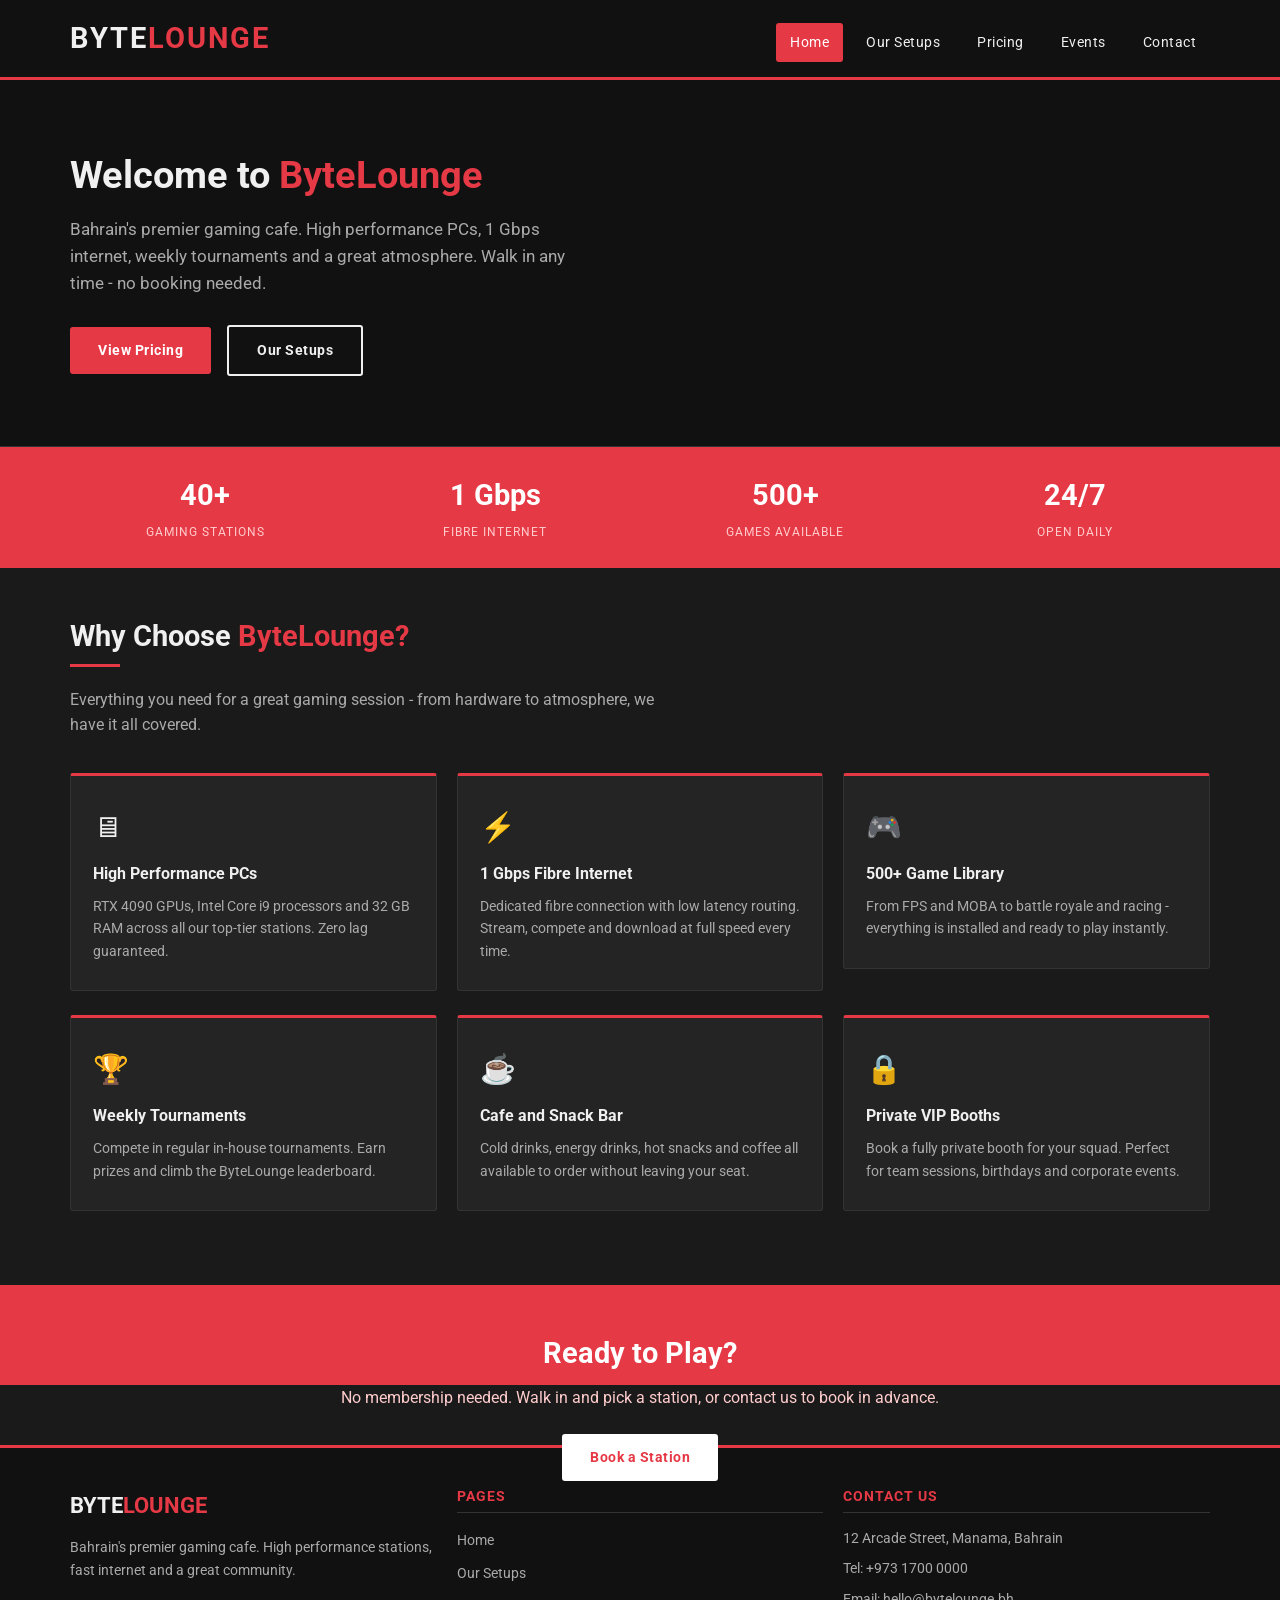
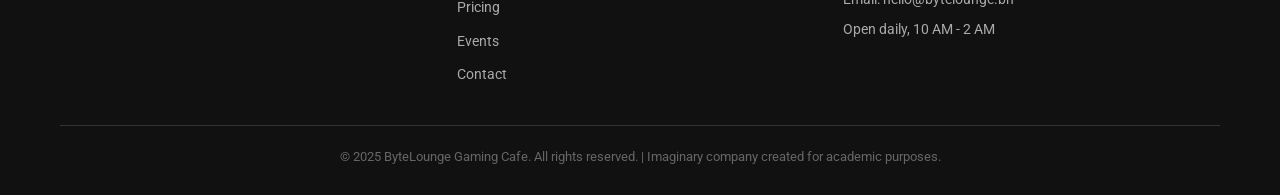
<file: index.html>
<!DOCTYPE html>
<html lang="en">
<head>
  <meta charset="UTF-8" />
  <meta name="viewport" content="width=device-width, initial-scale=1.0" />
  <meta name="description" content="ByteLounge Gaming Cafe - Bahrain's premier gaming cafe with high performance PCs, fast internet and weekly tournaments." />
  <meta name="keywords" content="gaming cafe, internet cafe, Bahrain, Manama, gaming, PC, tournaments" />
  <title>ByteLounge - Gaming Cafe</title>
  <link rel="stylesheet" href="style.css" />
</head>
<body>

  
  <header>
    <div class="grid-container clearfix">
      <div class="grid-50">
        <a href="index.html" class="site-logo">BYTE<span>LOUNGE</span></a>
      </div>
      <div class="grid-50">
        <nav>
          <ul>
            <li><a href="index.html" class="active">Home</a></li>
            <li><a href="setups.html">Our Setups</a></li>
            <li><a href="pricing.html">Pricing</a></li>
            <li><a href="events.html">Events</a></li>
            <li><a href="contact.html">Contact</a></li>
          </ul>
        </nav>
      </div>
    </div>
  </header>

  
  <main>

    
    <section class="hero">
      <div class="grid-container clearfix">
        <div class="grid-100">
          <h1>Welcome to <span>ByteLounge</span></h1>
          <p>Bahrain's premier gaming cafe. High performance PCs, 1 Gbps internet, weekly tournaments and a great atmosphere. Walk in any time - no booking needed.</p>
          <a href="pricing.html" class="btn btn-primary">View Pricing</a>
          <a href="setups.html" class="btn btn-secondary">Our Setups</a>
        </div>
      </div>
    </section>

    
    <div class="stats-bar">
      <div class="grid-container clearfix">
        <div class="grid-25">
          <div class="stat-item">
            <strong>40+</strong>
            <span>Gaming Stations</span>
          </div>
        </div>
        <div class="grid-25">
          <div class="stat-item">
            <strong>1 Gbps</strong>
            <span>Fibre Internet</span>
          </div>
        </div>
        <div class="grid-25">
          <div class="stat-item">
            <strong>500+</strong>
            <span>Games Available</span>
          </div>
        </div>
        <div class="grid-25">
          <div class="stat-item">
            <strong>24/7</strong>
            <span>Open Daily</span>
          </div>
        </div>
      </div>
    </div>

    
    <section class="page-section">
      <div class="grid-container">
        <div class="grid-100">
          <h2 class="section-title">Why Choose <span>ByteLounge?</span></h2>
          <div class="section-divider"></div>
          <p class="section-intro">Everything you need for a great gaming session - from hardware to atmosphere, we have it all covered.</p>
        </div>

        <div class="clearfix">
          <div class="grid-33">
            <article class="feature-card">
              <div class="feature-icon">&#128421;</div>
              <h3>High Performance PCs</h3>
              <p>RTX 4090 GPUs, Intel Core i9 processors and 32 GB RAM across all our top-tier stations. Zero lag guaranteed.</p>
            </article>
          </div>
          <div class="grid-33">
            <article class="feature-card">
              <div class="feature-icon">&#9889;</div>
              <h3>1 Gbps Fibre Internet</h3>
              <p>Dedicated fibre connection with low latency routing. Stream, compete and download at full speed every time.</p>
            </article>
          </div>
          <div class="grid-33">
            <article class="feature-card">
              <div class="feature-icon">&#127918;</div>
              <h3>500+ Game Library</h3>
              <p>From FPS and MOBA to battle royale and racing - everything is installed and ready to play instantly.</p>
            </article>
          </div>
        </div>

        <div class="clearfix">
          <div class="grid-33">
            <article class="feature-card">
              <div class="feature-icon">&#127942;</div>
              <h3>Weekly Tournaments</h3>
              <p>Compete in regular in-house tournaments. Earn prizes and climb the ByteLounge leaderboard.</p>
            </article>
          </div>
          <div class="grid-33">
            <article class="feature-card">
              <div class="feature-icon">&#9749;</div>
              <h3>Cafe and Snack Bar</h3>
              <p>Cold drinks, energy drinks, hot snacks and coffee all available to order without leaving your seat.</p>
            </article>
          </div>
          <div class="grid-33">
            <article class="feature-card">
              <div class="feature-icon">&#128274;</div>
              <h3>Private VIP Booths</h3>
              <p>Book a fully private booth for your squad. Perfect for team sessions, birthdays and corporate events.</p>
            </article>
          </div>
        </div>

      </div>
    </section>

    
    <div class="cta-banner">
      <div class="grid-container">
        <div class="grid-100">
          <h2>Ready to Play?</h2>
          <p>No membership needed. Walk in and pick a station, or contact us to book in advance.</p>
          <a href="contact.html" class="btn btn-white">Book a Station</a>
        </div>
      </div>
    </div>

  </main>

  
  <footer>
    <div class="grid-container clearfix">

      <div class="grid-33">
        <div class="footer-brand">
          <p class="footer-logo">BYTE<span>LOUNGE</span></p>
          <p>Bahrain's premier gaming cafe. High performance stations, fast internet and a great community.</p>
        </div>
      </div>

      <div class="grid-33">
        <div class="footer-col">
          <h4>Pages</h4>
          <ul>
            <li><a href="index.html">Home</a></li>
            <li><a href="setups.html">Our Setups</a></li>
            <li><a href="pricing.html">Pricing</a></li>
            <li><a href="events.html">Events</a></li>
            <li><a href="contact.html">Contact</a></li>
          </ul>
        </div>
      </div>

      <div class="grid-33">
        <div class="footer-col">
          <h4>Contact Us</h4>
          <p>12 Arcade Street, Manama, Bahrain</p>
          <p>Tel: +973 1700 0000</p>
          <p>Email: hello@bytelounge.bh</p>
          <p>Open daily, 10 AM - 2 AM</p>
        </div>
      </div>

    </div>
    <div class="grid-container">
      <div class="footer-bottom">
        <p>&copy; 2025 ByteLounge Gaming Cafe. All rights reserved. | Imaginary company created for academic purposes.</p>
      </div>
    </div>
  </footer>

</body>
</html>
</file>
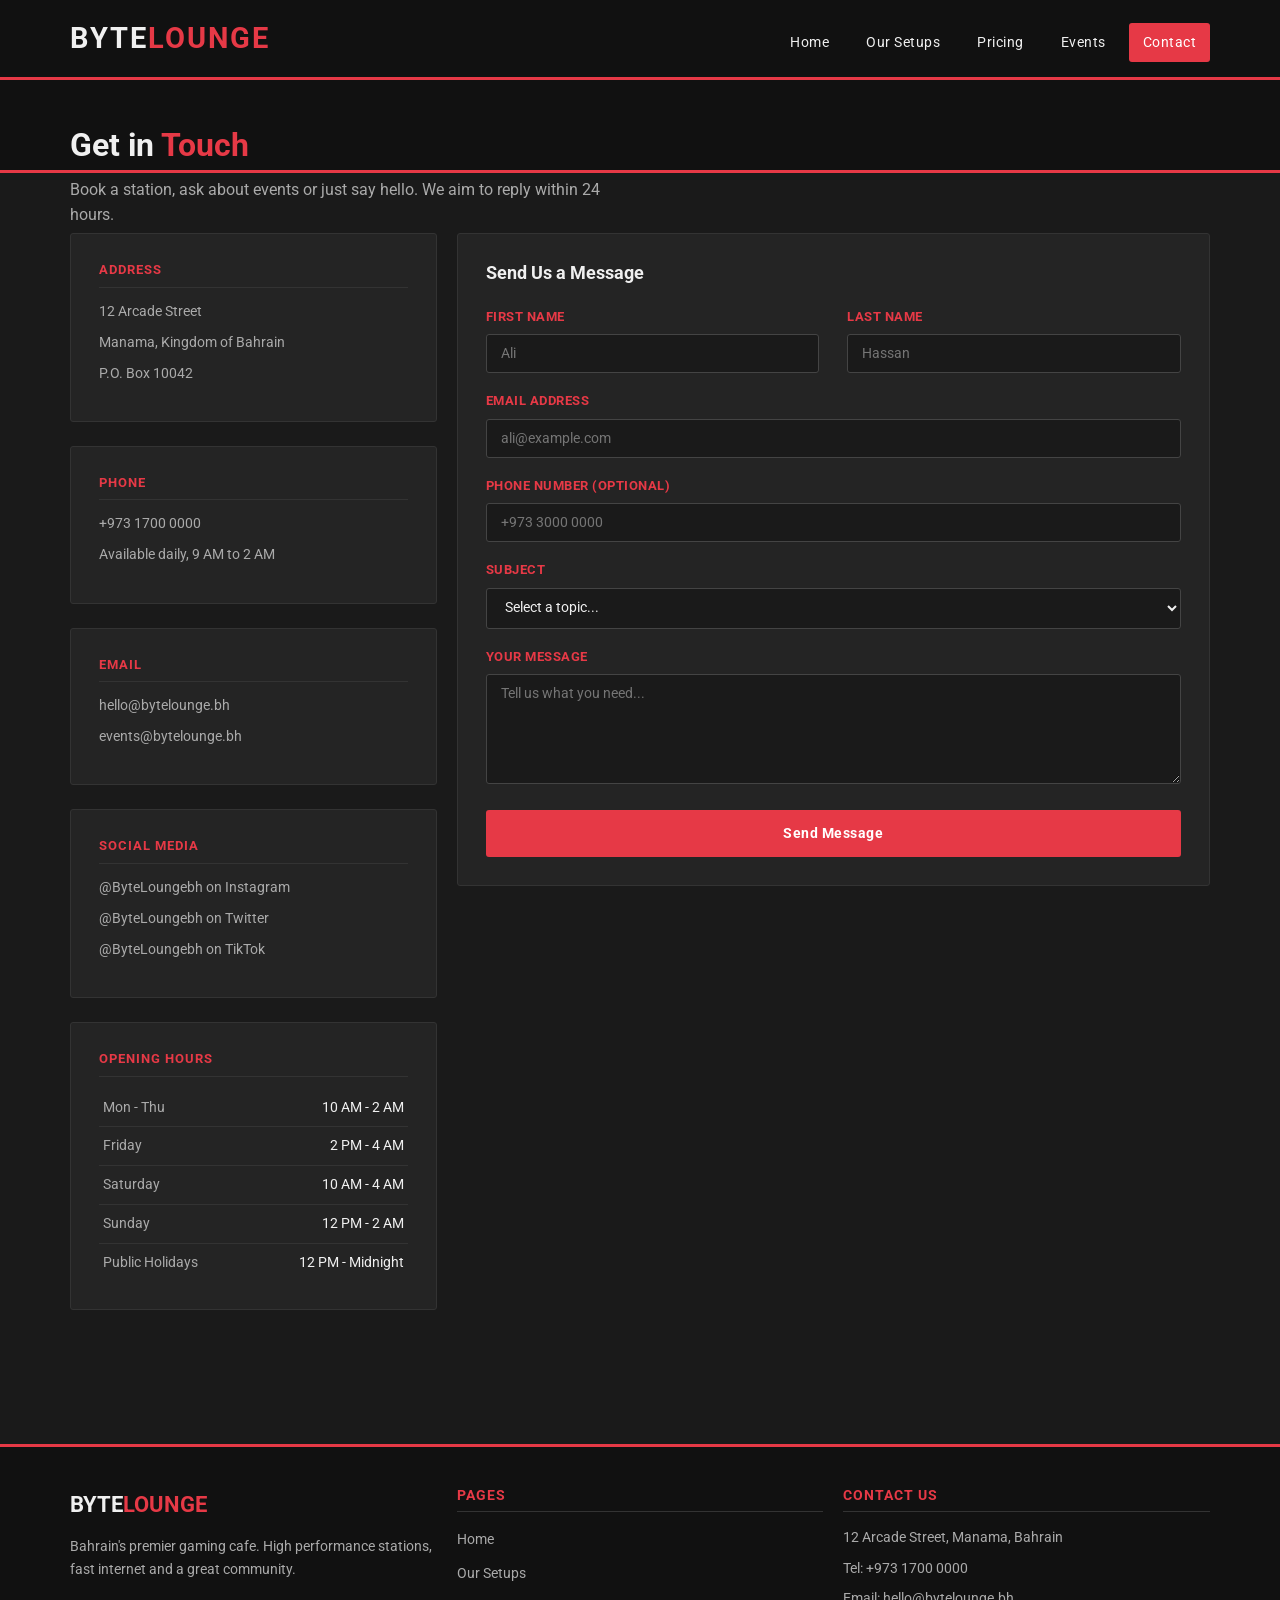
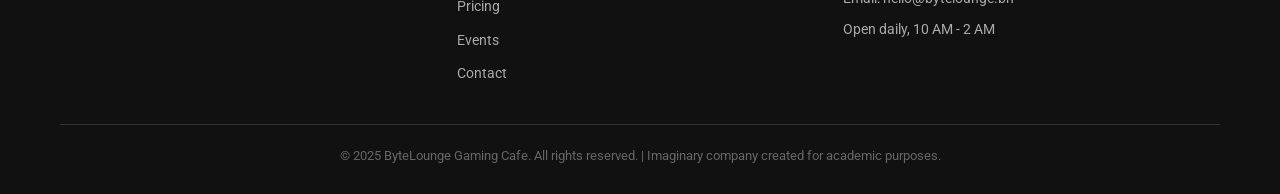
<file: contact.html>
<!DOCTYPE html>
<html lang="en">
<head>
  <meta charset="UTF-8" />
  <meta name="viewport" content="width=device-width, initial-scale=1.0" />
  <meta name="description" content="ByteLounge Gaming Cafe - Contact us, find us or book a station in Manama, Bahrain." />
  <meta name="keywords" content="contact, location, address, booking, Manama, Bahrain, gaming cafe" />
  <title>Contact - ByteLounge</title>
  <link rel="stylesheet" href="style.css" />
</head>
<body>

  
  <header>
    <div class="grid-container clearfix">
      <div class="grid-50">
        <a href="index.html" class="site-logo">BYTE<span>LOUNGE</span></a>
      </div>
      <div class="grid-50">
        <nav>
          <ul>
            <li><a href="index.html">Home</a></li>
            <li><a href="setups.html">Our Setups</a></li>
            <li><a href="pricing.html">Pricing</a></li>
            <li><a href="events.html">Events</a></li>
            <li><a href="contact.html" class="active">Contact</a></li>
          </ul>
        </nav>
      </div>
    </div>
  </header>

  
  <main>

    
    <section class="page-hero">
      <div class="grid-container">
        <div class="grid-100">
          <h1>Get in <span>Touch</span></h1>
          <p>Book a station, ask about events or just say hello. We aim to reply within 24 hours.</p>
        </div>
      </div>
    </section>

    
    <section class="page-section">
      <div class="grid-container clearfix">

        
        <aside class="grid-33">

          <div class="contact-info-box">
            <h3>Address</h3>
            <p>12 Arcade Street</p>
            <p>Manama, Kingdom of Bahrain</p>
            <p>P.O. Box 10042</p>
          </div>

          <div class="contact-info-box">
            <h3>Phone</h3>
            <p>+973 1700 0000</p>
            <p>Available daily, 9 AM to 2 AM</p>
          </div>

          <div class="contact-info-box">
            <h3>Email</h3>
            <p>hello@bytelounge.bh</p>
            <p>events@bytelounge.bh</p>
          </div>

          <div class="contact-info-box">
            <h3>Social Media</h3>
            <p>@ByteLoungebh on Instagram</p>
            <p>@ByteLoungebh on Twitter</p>
            <p>@ByteLoungebh on TikTok</p>
          </div>

          <div class="contact-info-box">
            <h3>Opening Hours</h3>
            <table class="hours-table">
              <tr>
                <td>Mon - Thu</td>
                <td>10 AM - 2 AM</td>
              </tr>
              <tr>
                <td>Friday</td>
                <td>2 PM - 4 AM</td>
              </tr>
              <tr>
                <td>Saturday</td>
                <td>10 AM - 4 AM</td>
              </tr>
              <tr>
                <td>Sunday</td>
                <td>12 PM - 2 AM</td>
              </tr>
              <tr>
                <td>Public Holidays</td>
                <td>12 PM - Midnight</td>
              </tr>
            </table>
          </div>

        </aside>

        
        <div class="grid-66">
          <div class="contact-form-box">
            <h3>Send Us a Message</h3>

            <div class="clearfix">
              <div class="form-row-half">
                <div class="form-group">
                  <label for="first-name">First Name</label>
                  <input type="text" id="first-name" name="first-name" placeholder="Ali" />
                </div>
              </div>
              <div class="form-row-half">
                <div class="form-group">
                  <label for="last-name">Last Name</label>
                  <input type="text" id="last-name" name="last-name" placeholder="Hassan" />
                </div>
              </div>
            </div>

            <div class="form-group">
              <label for="email">Email Address</label>
              <input type="email" id="email" name="email" placeholder="ali@example.com" />
            </div>

            <div class="form-group">
              <label for="phone">Phone Number (optional)</label>
              <input type="tel" id="phone" name="phone" placeholder="+973 3000 0000" />
            </div>

            <div class="form-group">
              <label for="subject">Subject</label>
              <select id="subject" name="subject">
                <option value="">Select a topic...</option>
                <option value="booking">Station Booking</option>
                <option value="vip">VIP Booth Enquiry</option>
                <option value="events">Events and Tournaments</option>
                <option value="membership">Membership</option>
                <option value="private-hire">Private Hire</option>
                <option value="other">Other</option>
              </select>
            </div>

            <div class="form-group">
              <label for="message">Your Message</label>
              <textarea id="message" name="message" placeholder="Tell us what you need..."></textarea>
            </div>

            <a href="#" class="btn btn-primary" style="width:100%; text-align:center; display:block;">Send Message</a>

          </div>
        </div>

      </div>
    </section>

  </main>

  
  <footer>
    <div class="grid-container clearfix">
      <div class="grid-33">
        <div class="footer-brand">
          <p class="footer-logo">BYTE<span>LOUNGE</span></p>
          <p>Bahrain's premier gaming cafe. High performance stations, fast internet and a great community.</p>
        </div>
      </div>
      <div class="grid-33">
        <div class="footer-col">
          <h4>Pages</h4>
          <ul>
            <li><a href="index.html">Home</a></li>
            <li><a href="setups.html">Our Setups</a></li>
            <li><a href="pricing.html">Pricing</a></li>
            <li><a href="events.html">Events</a></li>
            <li><a href="contact.html">Contact</a></li>
          </ul>
        </div>
      </div>
      <div class="grid-33">
        <div class="footer-col">
          <h4>Contact Us</h4>
          <p>12 Arcade Street, Manama, Bahrain</p>
          <p>Tel: +973 1700 0000</p>
          <p>Email: hello@bytelounge.bh</p>
          <p>Open daily, 10 AM - 2 AM</p>
        </div>
      </div>
    </div>
    <div class="grid-container">
      <div class="footer-bottom">
        <p>&copy; 2025 ByteLounge Gaming Cafe. All rights reserved. | Imaginary company created for academic purposes.</p>
      </div>
    </div>
  </footer>

</body>
</html>
</file>
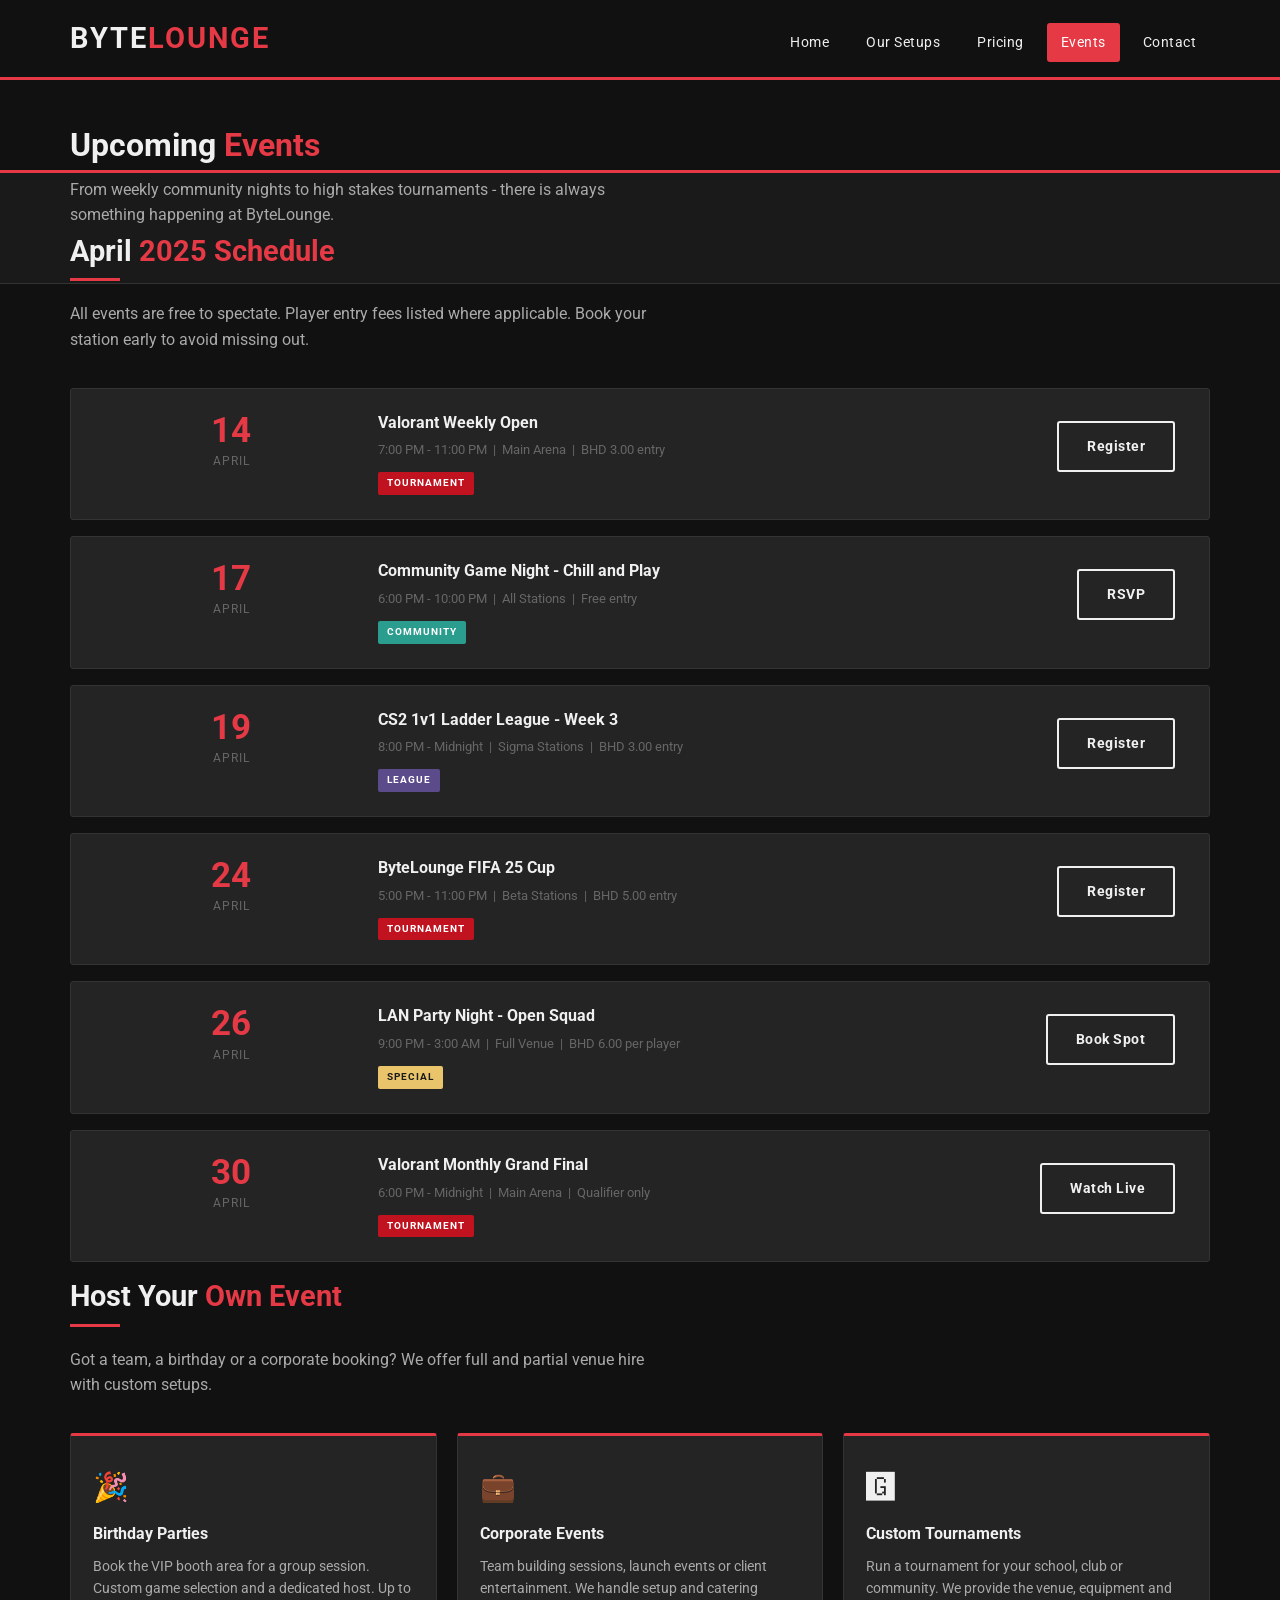
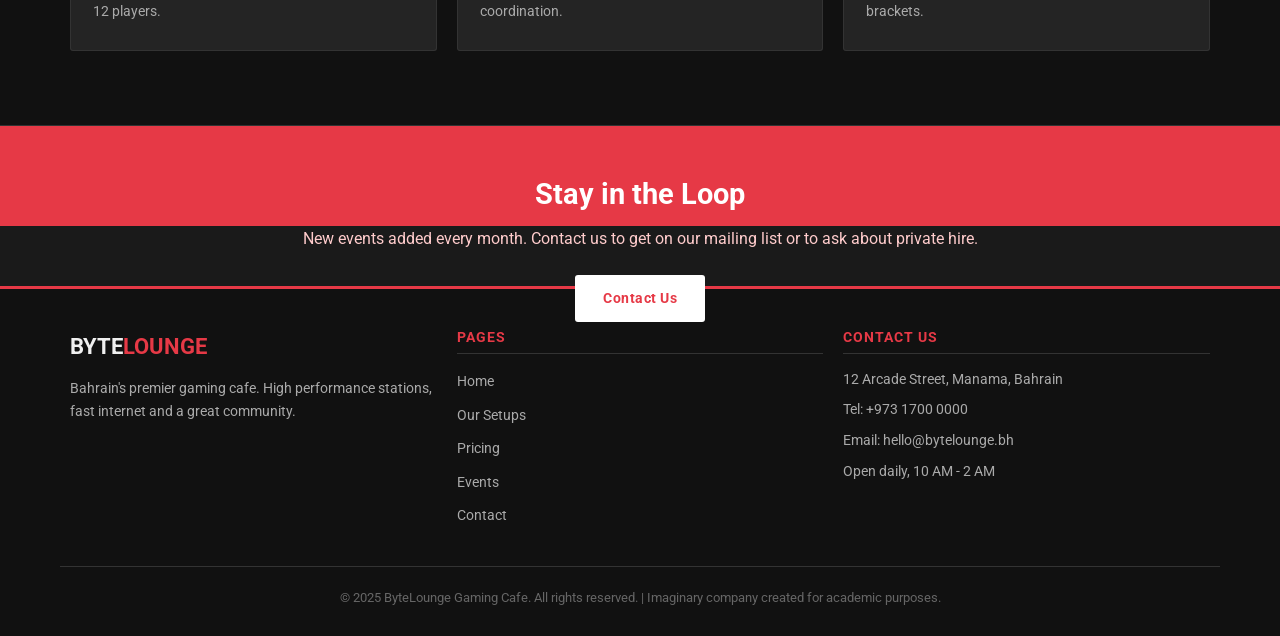
<file: events.html>
<!DOCTYPE html>
<html lang="en">
<head>
  <meta charset="UTF-8" />
  <meta name="viewport" content="width=device-width, initial-scale=1.0" />
  <meta name="description" content="ByteLounge Gaming Cafe - Upcoming tournaments, community nights and special events in Manama, Bahrain." />
  <meta name="keywords" content="gaming tournaments, events, community, LAN party, Bahrain, Manama" />
  <title>Events - ByteLounge</title>
  <link rel="stylesheet" href="style.css" />
</head>
<body>

  
  <header>
    <div class="grid-container clearfix">
      <div class="grid-50">
        <a href="index.html" class="site-logo">BYTE<span>LOUNGE</span></a>
      </div>
      <div class="grid-50">
        <nav>
          <ul>
            <li><a href="index.html">Home</a></li>
            <li><a href="setups.html">Our Setups</a></li>
            <li><a href="pricing.html">Pricing</a></li>
            <li><a href="events.html" class="active">Events</a></li>
            <li><a href="contact.html">Contact</a></li>
          </ul>
        </nav>
      </div>
    </div>
  </header>

  
  <main>

    
    <section class="page-hero">
      <div class="grid-container">
        <div class="grid-100">
          <h1>Upcoming <span>Events</span></h1>
          <p>From weekly community nights to high stakes tournaments - there is always something happening at ByteLounge.</p>
        </div>
      </div>
    </section>

    
    <section class="page-section">
      <div class="grid-container">

        <div class="grid-100">
          <h2 class="section-title">April <span>2025 Schedule</span></h2>
          <div class="section-divider"></div>
          <p class="section-intro">All events are free to spectate. Player entry fees listed where applicable. Book your station early to avoid missing out.</p>
        </div>

        
        <div class="grid-100">
          <article class="event-card clearfix">
            <div class="grid-25 event-date-col">
              <span class="event-day">14</span>
              <span class="event-month">April</span>
            </div>
            <div class="grid-50 event-info">
              <h3>Valorant Weekly Open</h3>
              <p class="event-meta">7:00 PM - 11:00 PM &nbsp;|&nbsp; Main Arena &nbsp;|&nbsp; BHD 3.00 entry</p>
              <span class="event-tag tag-tournament">Tournament</span>
            </div>
            <div class="grid-25 event-btn-col">
              <a href="contact.html" class="btn btn-secondary">Register</a>
            </div>
          </article>
        </div>

        
        <div class="grid-100">
          <article class="event-card clearfix">
            <div class="grid-25 event-date-col">
              <span class="event-day">17</span>
              <span class="event-month">April</span>
            </div>
            <div class="grid-50 event-info">
              <h3>Community Game Night - Chill and Play</h3>
              <p class="event-meta">6:00 PM - 10:00 PM &nbsp;|&nbsp; All Stations &nbsp;|&nbsp; Free entry</p>
              <span class="event-tag tag-community">Community</span>
            </div>
            <div class="grid-25 event-btn-col">
              <a href="contact.html" class="btn btn-secondary">RSVP</a>
            </div>
          </article>
        </div>

        
        <div class="grid-100">
          <article class="event-card clearfix">
            <div class="grid-25 event-date-col">
              <span class="event-day">19</span>
              <span class="event-month">April</span>
            </div>
            <div class="grid-50 event-info">
              <h3>CS2 1v1 Ladder League - Week 3</h3>
              <p class="event-meta">8:00 PM - Midnight &nbsp;|&nbsp; Sigma Stations &nbsp;|&nbsp; BHD 3.00 entry</p>
              <span class="event-tag tag-league">League</span>
            </div>
            <div class="grid-25 event-btn-col">
              <a href="contact.html" class="btn btn-secondary">Register</a>
            </div>
          </article>
        </div>

       
        <div class="grid-100">
          <article class="event-card clearfix">
            <div class="grid-25 event-date-col">
              <span class="event-day">24</span>
              <span class="event-month">April</span>
            </div>
            <div class="grid-50 event-info">
              <h3>ByteLounge FIFA 25 Cup</h3>
              <p class="event-meta">5:00 PM - 11:00 PM &nbsp;|&nbsp; Beta Stations &nbsp;|&nbsp; BHD 5.00 entry</p>
              <span class="event-tag tag-tournament">Tournament</span>
            </div>
            <div class="grid-25 event-btn-col">
              <a href="contact.html" class="btn btn-secondary">Register</a>
            </div>
          </article>
        </div>

        
        <div class="grid-100">
          <article class="event-card clearfix">
            <div class="grid-25 event-date-col">
              <span class="event-day">26</span>
              <span class="event-month">April</span>
            </div>
            <div class="grid-50 event-info">
              <h3>LAN Party Night - Open Squad</h3>
              <p class="event-meta">9:00 PM - 3:00 AM &nbsp;|&nbsp; Full Venue &nbsp;|&nbsp; BHD 6.00 per player</p>
              <span class="event-tag tag-special">Special</span>
            </div>
            <div class="grid-25 event-btn-col">
              <a href="contact.html" class="btn btn-secondary">Book Spot</a>
            </div>
          </article>
        </div>

        
        <div class="grid-100">
          <article class="event-card clearfix">
            <div class="grid-25 event-date-col">
              <span class="event-day">30</span>
              <span class="event-month">April</span>
            </div>
            <div class="grid-50 event-info">
              <h3>Valorant Monthly Grand Final</h3>
              <p class="event-meta">6:00 PM - Midnight &nbsp;|&nbsp; Main Arena &nbsp;|&nbsp; Qualifier only</p>
              <span class="event-tag tag-tournament">Tournament</span>
            </div>
            <div class="grid-25 event-btn-col">
              <a href="contact.html" class="btn btn-secondary">Watch Live</a>
            </div>
          </article>
        </div>

      </div>
    </section>

   
    <section class="page-section" style="background-color: #111111; border-top: 1px solid #333333; border-bottom: 1px solid #333333;">
      <div class="grid-container">
        <div class="grid-100">
          <h2 class="section-title">Host Your <span>Own Event</span></h2>
          <div class="section-divider"></div>
          <p class="section-intro">Got a team, a birthday or a corporate booking? We offer full and partial venue hire with custom setups.</p>
        </div>
        <div class="clearfix">
          <div class="grid-33">
            <article class="feature-card">
              <div class="feature-icon">&#127881;</div>
              <h3>Birthday Parties</h3>
              <p>Book the VIP booth area for a group session. Custom game selection and a dedicated host. Up to 12 players.</p>
            </article>
          </div>
          <div class="grid-33">
            <article class="feature-card">
              <div class="feature-icon">&#128188;</div>
              <h3>Corporate Events</h3>
              <p>Team building sessions, launch events or client entertainment. We handle setup and catering coordination.</p>
            </article>
          </div>
          <div class="grid-33">
            <article class="feature-card">
              <div class="feature-icon">&#127350;</div>
              <h3>Custom Tournaments</h3>
              <p>Run a tournament for your school, club or community. We provide the venue, equipment and brackets.</p>
            </article>
          </div>
        </div>
      </div>
    </section>

    
    <div class="cta-banner">
      <div class="grid-container">
        <div class="grid-100">
          <h2>Stay in the Loop</h2>
          <p>New events added every month. Contact us to get on our mailing list or to ask about private hire.</p>
          <a href="contact.html" class="btn btn-white">Contact Us</a>
        </div>
      </div>
    </div>

  </main>

  
  <footer>
    <div class="grid-container clearfix">
      <div class="grid-33">
        <div class="footer-brand">
          <p class="footer-logo">BYTE<span>LOUNGE</span></p>
          <p>Bahrain's premier gaming cafe. High performance stations, fast internet and a great community.</p>
        </div>
      </div>
      <div class="grid-33">
        <div class="footer-col">
          <h4>Pages</h4>
          <ul>
            <li><a href="index.html">Home</a></li>
            <li><a href="setups.html">Our Setups</a></li>
            <li><a href="pricing.html">Pricing</a></li>
            <li><a href="events.html">Events</a></li>
            <li><a href="contact.html">Contact</a></li>
          </ul>
        </div>
      </div>
      <div class="grid-33">
        <div class="footer-col">
          <h4>Contact Us</h4>
          <p>12 Arcade Street, Manama, Bahrain</p>
          <p>Tel: +973 1700 0000</p>
          <p>Email: hello@bytelounge.bh</p>
          <p>Open daily, 10 AM - 2 AM</p>
        </div>
      </div>
    </div>
    <div class="grid-container">
      <div class="footer-bottom">
        <p>&copy; 2025 ByteLounge Gaming Cafe. All rights reserved. | Imaginary company created for academic purposes.</p>
      </div>
    </div>
  </footer>

</body>
</html>
</file>
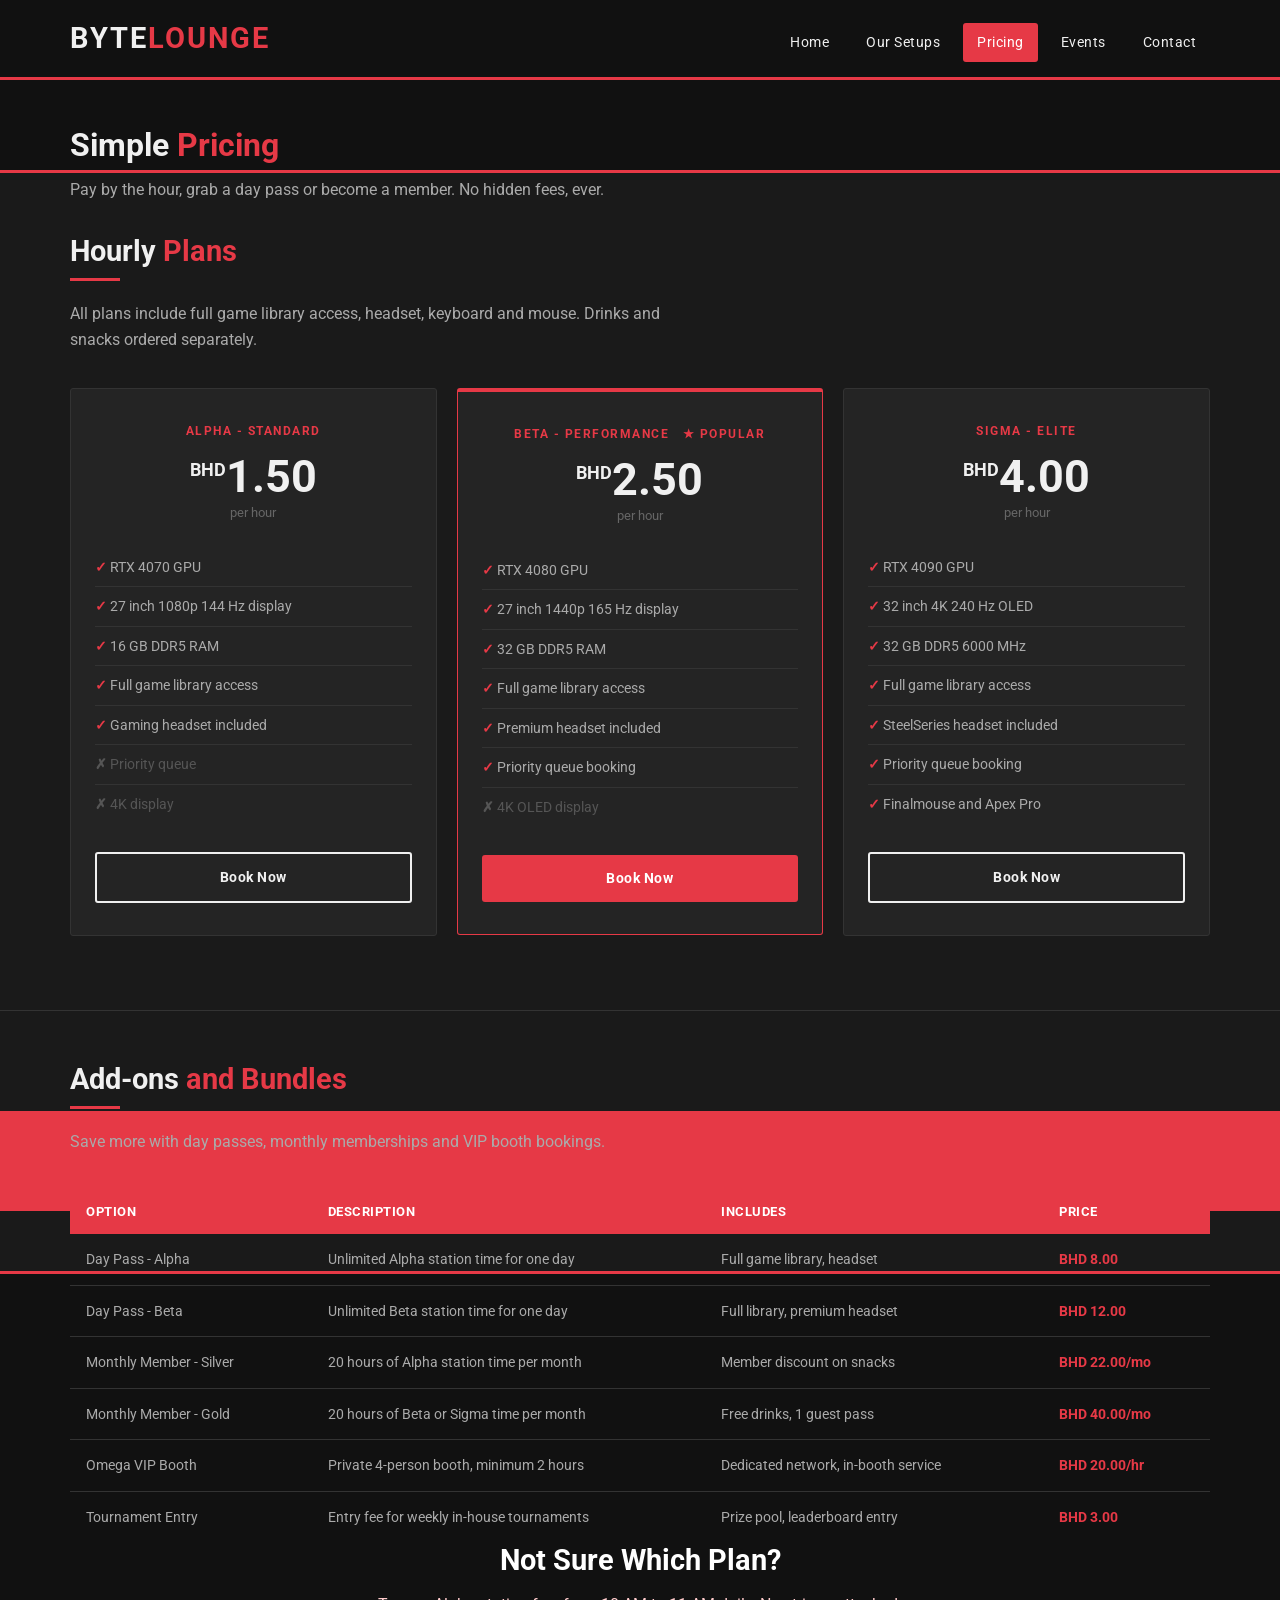
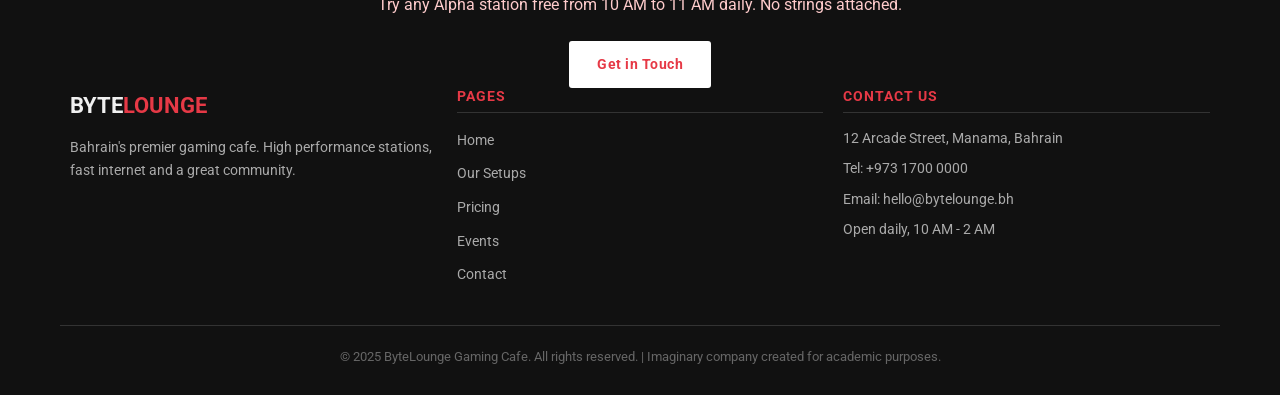
<file: pricing.html>
<!DOCTYPE html>
<html lang="en">
<head>
  <meta charset="UTF-8" />
  <meta name="viewport" content="width=device-width, initial-scale=1.0" />
  <meta name="description" content="ByteLounge Gaming Cafe - Simple, transparent hourly pricing, day passes and membership plans in Manama, Bahrain." />
  <meta name="keywords" content="gaming cafe pricing, hourly rate, day pass, membership, Bahrain" />
  <title>Pricing - ByteLounge</title>
  <link rel="stylesheet" href="style.css" />
</head>
<body>

  
  <header>
    <div class="grid-container clearfix">
      <div class="grid-50">
        <a href="index.html" class="site-logo">BYTE<span>LOUNGE</span></a>
      </div>
      <div class="grid-50">
        <nav>
          <ul>
            <li><a href="index.html">Home</a></li>
            <li><a href="setups.html">Our Setups</a></li>
            <li><a href="pricing.html" class="active">Pricing</a></li>
            <li><a href="events.html">Events</a></li>
            <li><a href="contact.html">Contact</a></li>
          </ul>
        </nav>
      </div>
    </div>
  </header>

  
  <main>

    
    <section class="page-hero">
      <div class="grid-container">
        <div class="grid-100">
          <h1>Simple <span>Pricing</span></h1>
          <p>Pay by the hour, grab a day pass or become a member. No hidden fees, ever.</p>
        </div>
      </div>
    </section>

    
    <section class="page-section">
      <div class="grid-container">

        <div class="grid-100">
          <h2 class="section-title">Hourly <span>Plans</span></h2>
          <div class="section-divider"></div>
          <p class="section-intro">All plans include full game library access, headset, keyboard and mouse. Drinks and snacks ordered separately.</p>
        </div>

        <div class="clearfix">

          <div class="grid-33">
            <div class="price-card">
              <p class="plan-name">Alpha - Standard</p>
              <div class="plan-price"><sup>BHD</sup>1.50</div>
              <p class="plan-unit">per hour</p>
              <ul class="plan-features">
                <li>RTX 4070 GPU</li>
                <li>27 inch 1080p 144 Hz display</li>
                <li>16 GB DDR5 RAM</li>
                <li>Full game library access</li>
                <li>Gaming headset included</li>
                <li class="no">Priority queue</li>
                <li class="no">4K display</li>
              </ul>
              <a href="contact.html" class="btn btn-secondary" style="width:100%; text-align:center; display:block;">Book Now</a>
            </div>
          </div>

          <div class="grid-33">
            <div class="price-card featured">
              <p class="plan-name">Beta - Performance &nbsp; &#9733; Popular</p>
              <div class="plan-price"><sup>BHD</sup>2.50</div>
              <p class="plan-unit">per hour</p>
              <ul class="plan-features">
                <li>RTX 4080 GPU</li>
                <li>27 inch 1440p 165 Hz display</li>
                <li>32 GB DDR5 RAM</li>
                <li>Full game library access</li>
                <li>Premium headset included</li>
                <li>Priority queue booking</li>
                <li class="no">4K OLED display</li>
              </ul>
              <a href="contact.html" class="btn btn-primary" style="width:100%; text-align:center; display:block;">Book Now</a>
            </div>
          </div>

          <div class="grid-33">
            <div class="price-card">
              <p class="plan-name">Sigma - Elite</p>
              <div class="plan-price"><sup>BHD</sup>4.00</div>
              <p class="plan-unit">per hour</p>
              <ul class="plan-features">
                <li>RTX 4090 GPU</li>
                <li>32 inch 4K 240 Hz OLED</li>
                <li>32 GB DDR5 6000 MHz</li>
                <li>Full game library access</li>
                <li>SteelSeries headset included</li>
                <li>Priority queue booking</li>
                <li>Finalmouse and Apex Pro</li>
              </ul>
              <a href="contact.html" class="btn btn-secondary" style="width:100%; text-align:center; display:block;">Book Now</a>
            </div>
          </div>

        </div>
      </div>
    </section>

    
    <section class="page-section" style="border-top: 1px solid #333333;">
      <div class="grid-container">
        <div class="grid-100">
          <h2 class="section-title">Add-ons <span>and Bundles</span></h2>
          <div class="section-divider"></div>
          <p class="section-intro">Save more with day passes, monthly memberships and VIP booth bookings.</p>

          <table class="pricing-table">
            <thead>
              <tr>
                <th>Option</th>
                <th>Description</th>
                <th>Includes</th>
                <th>Price</th>
              </tr>
            </thead>
            <tbody>
              <tr>
                <td>Day Pass - Alpha</td>
                <td>Unlimited Alpha station time for one day</td>
                <td>Full game library, headset</td>
                <td>BHD 8.00</td>
              </tr>
              <tr>
                <td>Day Pass - Beta</td>
                <td>Unlimited Beta station time for one day</td>
                <td>Full library, premium headset</td>
                <td>BHD 12.00</td>
              </tr>
              <tr>
                <td>Monthly Member - Silver</td>
                <td>20 hours of Alpha station time per month</td>
                <td>Member discount on snacks</td>
                <td>BHD 22.00/mo</td>
              </tr>
              <tr>
                <td>Monthly Member - Gold</td>
                <td>20 hours of Beta or Sigma time per month</td>
                <td>Free drinks, 1 guest pass</td>
                <td>BHD 40.00/mo</td>
              </tr>
              <tr>
                <td>Omega VIP Booth</td>
                <td>Private 4-person booth, minimum 2 hours</td>
                <td>Dedicated network, in-booth service</td>
                <td>BHD 20.00/hr</td>
              </tr>
              <tr>
                <td>Tournament Entry</td>
                <td>Entry fee for weekly in-house tournaments</td>
                <td>Prize pool, leaderboard entry</td>
                <td>BHD 3.00</td>
              </tr>
            </tbody>
          </table>
        </div>
      </div>
    </section>

    
    <div class="cta-banner">
      <div class="grid-container">
        <div class="grid-100">
          <h2>Not Sure Which Plan?</h2>
          <p>Try any Alpha station free from 10 AM to 11 AM daily. No strings attached.</p>
          <a href="contact.html" class="btn btn-white">Get in Touch</a>
        </div>
      </div>
    </div>

  </main>

  
  <footer>
    <div class="grid-container clearfix">
      <div class="grid-33">
        <div class="footer-brand">
          <p class="footer-logo">BYTE<span>LOUNGE</span></p>
          <p>Bahrain's premier gaming cafe. High performance stations, fast internet and a great community.</p>
        </div>
      </div>
      <div class="grid-33">
        <div class="footer-col">
          <h4>Pages</h4>
          <ul>
            <li><a href="index.html">Home</a></li>
            <li><a href="setups.html">Our Setups</a></li>
            <li><a href="pricing.html">Pricing</a></li>
            <li><a href="events.html">Events</a></li>
            <li><a href="contact.html">Contact</a></li>
          </ul>
        </div>
      </div>
      <div class="grid-33">
        <div class="footer-col">
          <h4>Contact Us</h4>
          <p>12 Arcade Street, Manama, Bahrain</p>
          <p>Tel: +973 1700 0000</p>
          <p>Email: hello@bytelounge.bh</p>
          <p>Open daily, 10 AM - 2 AM</p>
        </div>
      </div>
    </div>
    <div class="grid-container">
      <div class="footer-bottom">
        <p>&copy; 2025 ByteLounge Gaming Cafe. All rights reserved. | Imaginary company created for academic purposes.</p>
      </div>
    </div>
  </footer>

</body>
</html>
</file>
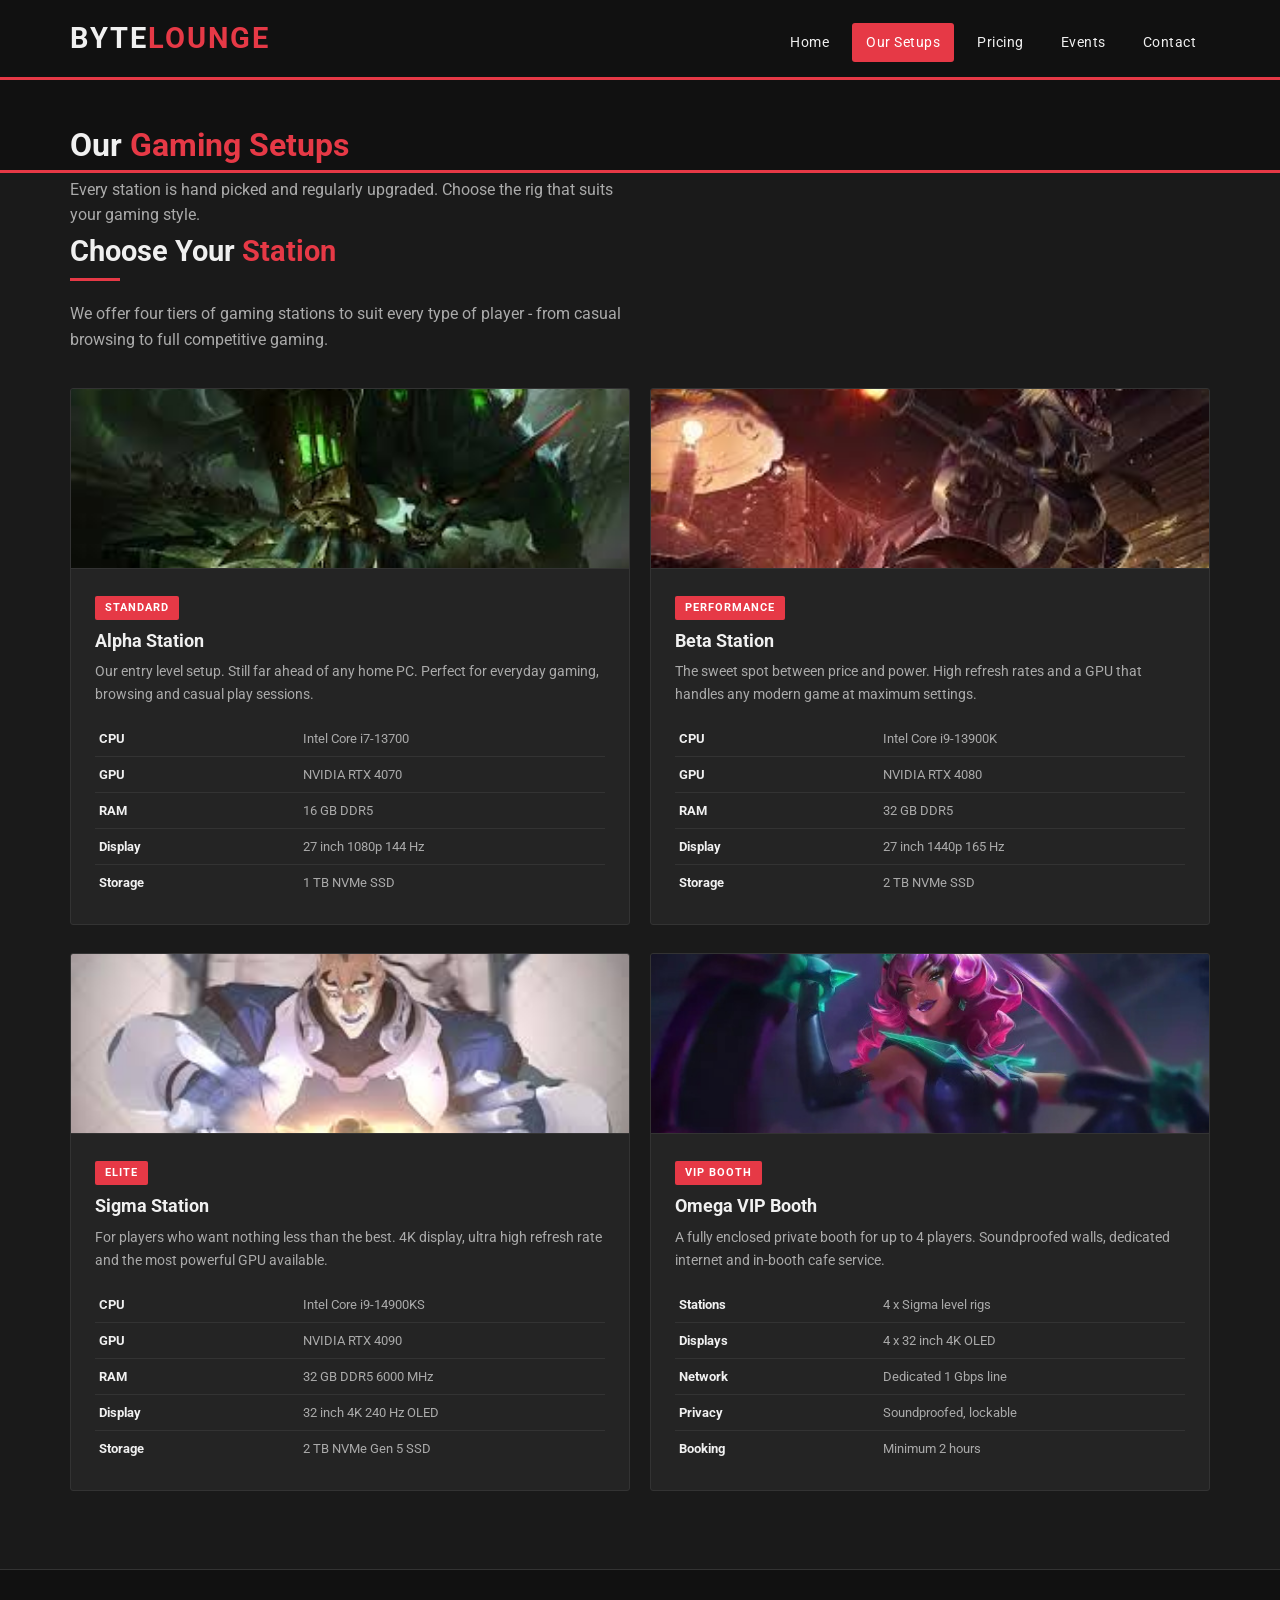
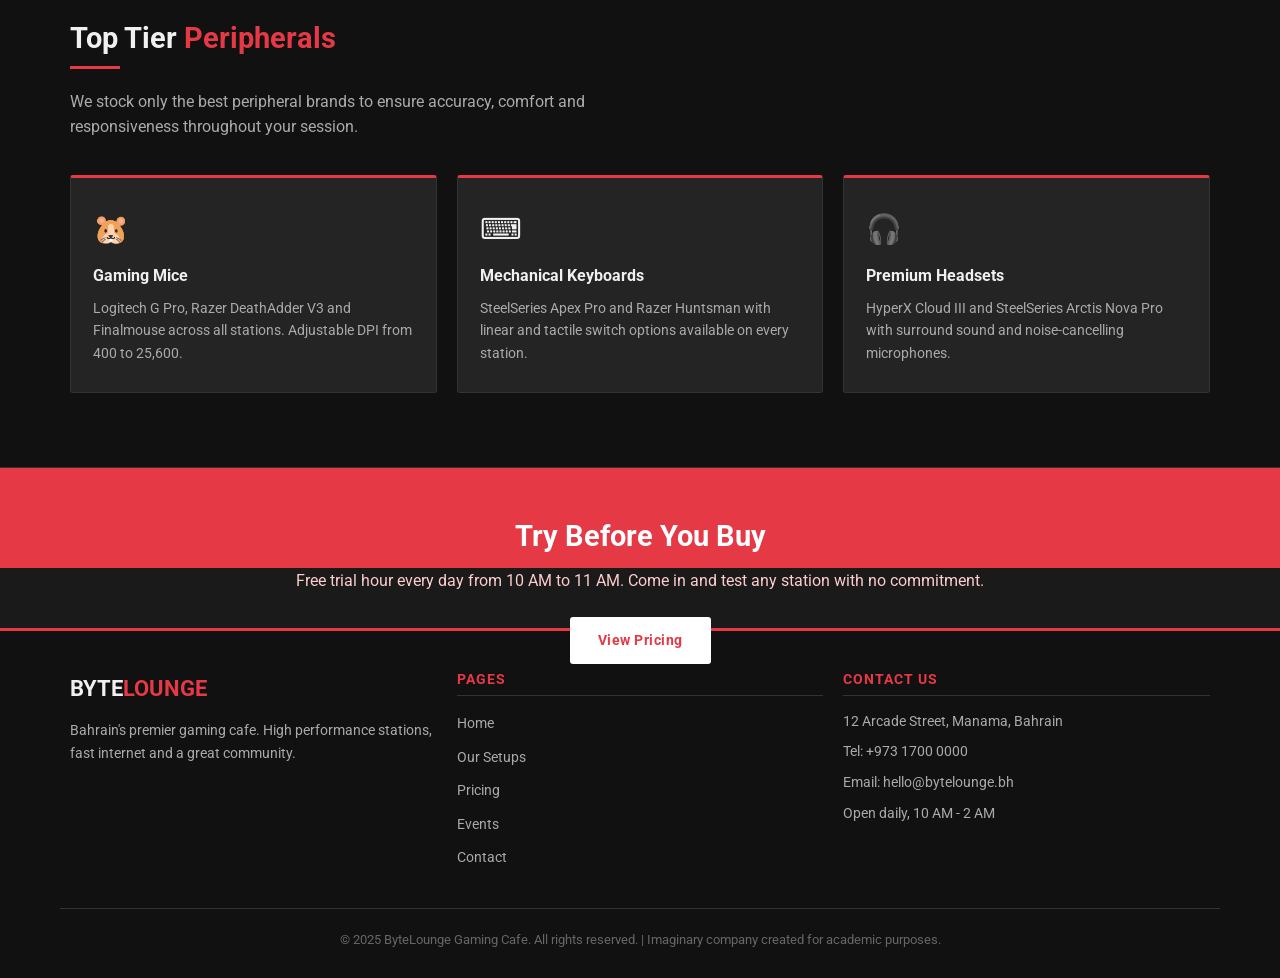
<file: setups.html>
<!DOCTYPE html>
<html lang="en">
<head>
  <meta charset="UTF-8" />
  <meta name="viewport" content="width=device-width, initial-scale=1.0" />
  <meta name="description" content="ByteLounge Gaming Cafe - Explore our high performance gaming setups and stations in Manama, Bahrain." />
  <meta name="keywords" content="gaming setups, PC specs, gaming stations, RTX 4090, Bahrain" />
  <title>Our Setups - ByteLounge</title>
  <link rel="stylesheet" href="style.css" />
</head>
<body>

  
  <header>
    <div class="grid-container clearfix">
      <div class="grid-50">
        <a href="index.html" class="site-logo">BYTE<span>LOUNGE</span></a>
      </div>
      <div class="grid-50">
        <nav>
          <ul>
            <li><a href="index.html">Home</a></li>
            <li><a href="setups.html" class="active">Our Setups</a></li>
            <li><a href="pricing.html">Pricing</a></li>
            <li><a href="events.html">Events</a></li>
            <li><a href="contact.html">Contact</a></li>
          </ul>
        </nav>
      </div>
    </div>
  </header>

  
  <main>

    
    <section class="page-hero">
      <div class="grid-container">
        <div class="grid-100">
          <h1>Our <span>Gaming Setups</span></h1>
          <p>Every station is hand picked and regularly upgraded. Choose the rig that suits your gaming style.</p>
        </div>
      </div>
    </section>

    
    <section class="page-section">
      <div class="grid-container">

        <div class="grid-100">
          <h2 class="section-title">Choose Your <span>Station</span></h2>
          <div class="section-divider"></div>
          <p class="section-intro">We offer four tiers of gaming stations to suit every type of player - from casual browsing to full competitive gaming.</p>
        </div>

        
        <div class="clearfix">
          <div class="grid-50">
            <article class="setup-card">
             <img src="images/APS.jpeg" alt="Alpha Gaming Station" class="setup-img" />

              <div class="setup-body">
                <span class="setup-badge">Standard</span>
                <h3>Alpha Station</h3>
                <p>Our entry level setup. Still far ahead of any home PC. Perfect for everyday gaming, browsing and casual play sessions.</p>
                <table class="specs-table">
                  <tr><td>CPU</td><td>Intel Core i7-13700</td></tr>
                  <tr><td>GPU</td><td>NVIDIA RTX 4070</td></tr>
                  <tr><td>RAM</td><td>16 GB DDR5</td></tr>
                  <tr><td>Display</td><td>27 inch 1080p 144 Hz</td></tr>
                  <tr><td>Storage</td><td>1 TB NVMe SSD</td></tr>
                </table>
              </div>
            </article>
          </div>

          <div class="grid-50">
            <article class="setup-card">
              <img src="images/APS1.jpeg" alt="Alpha Gaming Station" class="setup-img" />

              <div class="setup-body">
                <span class="setup-badge">Performance</span>
                <h3>Beta Station</h3>
                <p>The sweet spot between price and power. High refresh rates and a GPU that handles any modern game at maximum settings.</p>
                <table class="specs-table">
                  <tr><td>CPU</td><td>Intel Core i9-13900K</td></tr>
                  <tr><td>GPU</td><td>NVIDIA RTX 4080</td></tr>
                  <tr><td>RAM</td><td>32 GB DDR5</td></tr>
                  <tr><td>Display</td><td>27 inch 1440p 165 Hz</td></tr>
                  <tr><td>Storage</td><td>2 TB NVMe SSD</td></tr>
                </table>
              </div>
            </article>
          </div>
        </div>

       
        <div class="clearfix">
          <div class="grid-50">
            <article class="setup-card">
              <img src="images/APS2.jpeg" alt="Alpha Gaming Station" class="setup-img" />

              <div class="setup-body">
                <span class="setup-badge">Elite</span>
                <h3>Sigma Station</h3>
                <p>For players who want nothing less than the best. 4K display, ultra high refresh rate and the most powerful GPU available.</p>
                <table class="specs-table">
                  <tr><td>CPU</td><td>Intel Core i9-14900KS</td></tr>
                  <tr><td>GPU</td><td>NVIDIA RTX 4090</td></tr>
                  <tr><td>RAM</td><td>32 GB DDR5 6000 MHz</td></tr>
                  <tr><td>Display</td><td>32 inch 4K 240 Hz OLED</td></tr>
                  <tr><td>Storage</td><td>2 TB NVMe Gen 5 SSD</td></tr>
                </table>
              </div>
            </article>
          </div>

          <div class="grid-50">
            <article class="setup-card">
              <img src="images/APS3.jpg" alt="Alpha Gaming Station" class="setup-img" />

              <div class="setup-body">
                <span class="setup-badge">VIP Booth</span>
                <h3>Omega VIP Booth</h3>
                <p>A fully enclosed private booth for up to 4 players. Soundproofed walls, dedicated internet and in-booth cafe service.</p>
                <table class="specs-table">
                  <tr><td>Stations</td><td>4 x Sigma level rigs</td></tr>
                  <tr><td>Displays</td><td>4 x 32 inch 4K OLED</td></tr>
                  <tr><td>Network</td><td>Dedicated 1 Gbps line</td></tr>
                  <tr><td>Privacy</td><td>Soundproofed, lockable</td></tr>
                  <tr><td>Booking</td><td>Minimum 2 hours</td></tr>
                </table>
              </div>
            </article>
          </div>
        </div>

      </div>
    </section>

    
    <section class="page-section" style="background-color: #111111; border-top: 1px solid #333333; border-bottom: 1px solid #333333;">
      <div class="grid-container">
        <div class="grid-100">
          <h2 class="section-title">Top Tier <span>Peripherals</span></h2>
          <div class="section-divider"></div>
          <p class="section-intro">We stock only the best peripheral brands to ensure accuracy, comfort and responsiveness throughout your session.</p>
        </div>
        <div class="clearfix">
          <div class="grid-33">
            <article class="feature-card">
              <div class="feature-icon">&#128057;</div>
              <h3>Gaming Mice</h3>
              <p>Logitech G Pro, Razer DeathAdder V3 and Finalmouse across all stations. Adjustable DPI from 400 to 25,600.</p>
            </article>
          </div>
          <div class="grid-33">
            <article class="feature-card">
              <div class="feature-icon">&#9000;</div>
              <h3>Mechanical Keyboards</h3>
              <p>SteelSeries Apex Pro and Razer Huntsman with linear and tactile switch options available on every station.</p>
            </article>
          </div>
          <div class="grid-33">
            <article class="feature-card">
              <div class="feature-icon">&#127911;</div>
              <h3>Premium Headsets</h3>
              <p>HyperX Cloud III and SteelSeries Arctis Nova Pro with surround sound and noise-cancelling microphones.</p>
            </article>
          </div>
        </div>
      </div>
    </section>

    
    <div class="cta-banner">
      <div class="grid-container">
        <div class="grid-100">
          <h2>Try Before You Buy</h2>
          <p>Free trial hour every day from 10 AM to 11 AM. Come in and test any station with no commitment.</p>
          <a href="pricing.html" class="btn btn-white">View Pricing</a>
        </div>
      </div>
    </div>

  </main>

  
  <footer>
    <div class="grid-container clearfix">
      <div class="grid-33">
        <div class="footer-brand">
          <p class="footer-logo">BYTE<span>LOUNGE</span></p>
          <p>Bahrain's premier gaming cafe. High performance stations, fast internet and a great community.</p>
        </div>
      </div>
      <div class="grid-33">
        <div class="footer-col">
          <h4>Pages</h4>
          <ul>
            <li><a href="index.html">Home</a></li>
            <li><a href="setups.html">Our Setups</a></li>
            <li><a href="pricing.html">Pricing</a></li>
            <li><a href="events.html">Events</a></li>
            <li><a href="contact.html">Contact</a></li>
          </ul>
        </div>
      </div>
      <div class="grid-33">
        <div class="footer-col">
          <h4>Contact Us</h4>
          <p>12 Arcade Street, Manama, Bahrain</p>
          <p>Tel: +973 1700 0000</p>
          <p>Email: hello@bytelounge.bh</p>
          <p>Open daily, 10 AM - 2 AM</p>
        </div>
      </div>
    </div>
    <div class="grid-container">
      <div class="footer-bottom">
        <p>&copy; 2025 ByteLounge Gaming Cafe. All rights reserved. | Imaginary company created for academic purposes.</p>
      </div>
    </div>
  </footer>

</body>
</html>
</file>
<file: style.css>
@import url('https://fonts.googleapis.com/css2?family=Roboto:wght@300;400;700&display=swap');

* {
    margin: 0;
    padding: 0;
    box-sizing: border-box;
}

body {
    font-family: 'Roboto', Arial, sans-serif;
    font-size: 16px;
    line-height: 1.6;
    background-color: #1a1a1a;
    color: #f0f0f0;
}

img {
    max-width: 100%;
    height: auto;
    display: block;
}

a {
    text-decoration: none;
    color: #e63946;
}

a:hover {
    color: #ffffff;
}

h1, h2, h3, h4 {
    font-weight: 700;
    line-height: 1.3;
}

ul {
    list-style: none;
}

.grid-container {
    max-width: 1200px;
    margin: 0 auto;
    padding: 0 20px;
}

.grid-100 {
    width: 100%;
    float: left;
    padding: 0 10px;
}

.grid-75 {
    width: 75%;
    float: left;
    padding: 0 10px;
}

.grid-25 {
    width: 25%;
    float: left;
    padding: 0 10px;
}

.grid-50 {
    width: 50%;
    float: left;
    padding: 0 10px;
}

.grid-33 {
    width: 33.33%;
    float: left;
    padding: 0 10px;
}

.grid-66 {
    width: 66.66%;
    float: left;
    padding: 0 10px;
}

.clearfix::after {
    content: '';
    display: table;
    clear: both;
}

header {
    background-color: #111111;
    border-bottom: 3px solid #e63946;
    padding: 15px 0;
}

.site-logo {
    font-size: 1.8rem;
    font-weight: 700;
    color: #f0f0f0;
    letter-spacing: 2px;
}

.site-logo span {
    color: #e63946;
}

nav {
    text-align: right;
    padding-top: 8px;
}

nav ul {
    display: inline-block;
}

nav ul li {
    display: inline-block;
    margin-left: 5px;
}

nav ul li a {
    display: inline-block;
    color: #f0f0f0;
    font-size: 0.9rem;
    font-weight: 400;
    padding: 8px 14px;
    border-radius: 3px;
    letter-spacing: 0.5px;
}

nav ul li a:hover {
    background-color: #e63946;
    color: #ffffff;
}

nav ul li a.active {
    background-color: #e63946;
    color: #ffffff;
}

footer {
    background-color: #111111;
    border-top: 3px solid #e63946;
    padding: 40px 0 20px;
    margin-top: 60px;
}

.footer-logo {
    font-size: 1.4rem;
    font-weight: 700;
    color: #f0f0f0;
    margin-bottom: 12px;
}

.footer-logo span {
    color: #e63946;
}

footer p {
    color: #aaaaaa;
    font-size: 0.88rem;
    margin-bottom: 8px;
}

.footer-col h4 {
    color: #e63946;
    font-size: 0.85rem;
    text-transform: uppercase;
    letter-spacing: 1px;
    margin-bottom: 14px;
    padding-bottom: 6px;
    border-bottom: 1px solid #333333;
}

.footer-col ul li {
    margin-bottom: 8px;
}

.footer-col ul li a {
    color: #aaaaaa;
    font-size: 0.88rem;
}

.footer-col ul li a:hover {
    color: #e63946;
}

.footer-bottom {
    border-top: 1px solid #333333;
    margin-top: 30px;
    padding-top: 20px;
    text-align: center;
}

.footer-bottom p {
    color: #666666;
    font-size: 0.82rem;
}

.page-section {
    padding: 50px 0;
}

.section-title {
    font-size: 1.8rem;
    color: #f0f0f0;
    margin-bottom: 8px;
}

.section-title span {
    color: #e63946;
}

.section-divider {
    width: 50px;
    height: 3px;
    background-color: #e63946;
    margin-bottom: 20px;
}

.section-intro {
    color: #aaaaaa;
    font-size: 1rem;
    margin-bottom: 35px;
    max-width: 600px;
}

.hero {
    background-color: #111111;
    padding: 70px 0;
    border-bottom: 1px solid #333333;
}

.hero h1 {
    font-size: 2.4rem;
    color: #f0f0f0;
    margin-bottom: 16px;
}

.hero h1 span {
    color: #e63946;
}

.hero p {
    font-size: 1.05rem;
    color: #aaaaaa;
    margin-bottom: 28px;
    max-width: 520px;
}

.btn {
    display: inline-block;
    padding: 12px 28px;
    font-size: 0.9rem;
    font-weight: 700;
    border-radius: 3px;
    cursor: pointer;
    letter-spacing: 0.5px;
}

.btn-primary {
    background-color: #e63946;
    color: #ffffff;
    margin-right: 12px;
}

.btn-primary:hover {
    background-color: #c1121f;
    color: #ffffff;
}

.btn-secondary {
    background-color: transparent;
    color: #f0f0f0;
    border: 2px solid #f0f0f0;
}

.btn-secondary:hover {
    background-color: #f0f0f0;
    color: #1a1a1a;
}

.stats-bar {
    background-color: #e63946;
    padding: 20px 0;
}

.stat-item {
    text-align: center;
    padding: 5px 0;
}

.stat-item strong {
    display: block;
    font-size: 1.8rem;
    font-weight: 700;
    color: #ffffff;
}

.stat-item span {
    font-size: 0.78rem;
    color: #ffcccc;
    text-transform: uppercase;
    letter-spacing: 1px;
}

.feature-card {
    background-color: #242424;
    border: 1px solid #333333;
    border-top: 3px solid #e63946;
    padding: 28px 22px;
    margin-bottom: 24px;
    border-radius: 3px;
}

.feature-card h3 {
    font-size: 1rem;
    color: #f0f0f0;
    margin-bottom: 10px;
}

.feature-card p {
    color: #aaaaaa;
    font-size: 0.88rem;
    line-height: 1.6;
}

.feature-icon {
    font-size: 1.8rem;
    margin-bottom: 14px;
}

.cta-banner {
    background-color: #e63946;
    padding: 50px 0;
    text-align: center;
}

.cta-banner h2 {
    font-size: 1.8rem;
    color: #ffffff;
    margin-bottom: 12px;
}

.cta-banner p {
    color: #ffcccc;
    margin-bottom: 24px;
    font-size: 1rem;
}

.btn-white {
    background-color: #ffffff;
    color: #e63946;
    font-weight: 700;
}

.btn-white:hover {
    background-color: #1a1a1a;
    color: #ffffff;
}

.page-hero {
    background-color: #111111;
    padding: 45px 0;
    border-bottom: 3px solid #e63946;
    margin-bottom: 10px;
}

.page-hero h1 {
    font-size: 2rem;
    color: #f0f0f0;
    margin-bottom: 10px;
}

.page-hero h1 span {
    color: #e63946;
}

.page-hero p {
    color: #aaaaaa;
    font-size: 1rem;
    max-width: 560px;
}

.setup-card {
    background-color: #242424;
    border: 1px solid #333333;
    border-radius: 3px;
    margin-bottom: 28px;
    overflow: hidden;
}

.setup-img-placeholder {
    background-color: #2e2e2e;
    height: 180px;
    display: table;
    width: 100%;
    border-bottom: 1px solid #333333;
}

.setup-img-placeholder span {
    display: table-cell;
    vertical-align: middle;
    text-align: center;
    font-size: 3rem;
}

.setup-img-placeholder p {
    display: table-cell;
    vertical-align: middle;
    text-align: center;
    color: #666666;
    font-size: 0.82rem;
}

.setup-img {
    width: 100%;
    height: 180px;
    object-fit: cover;
    display: block;
    border-bottom: 1px solid #333333;
}

.setup-body {
    padding: 24px;
}

.setup-badge {
    display: inline-block;
    background-color: #e63946;
    color: #ffffff;
    font-size: 0.7rem;
    font-weight: 700;
    text-transform: uppercase;
    letter-spacing: 1px;
    padding: 3px 10px;
    border-radius: 2px;
    margin-bottom: 10px;
}

.setup-body h3 {
    font-size: 1.1rem;
    color: #f0f0f0;
    margin-bottom: 8px;
}

.setup-body p {
    color: #aaaaaa;
    font-size: 0.88rem;
    margin-bottom: 16px;
    line-height: 1.6;
}

.specs-table {
    width: 100%;
    border-collapse: collapse;
    font-size: 0.82rem;
}

.specs-table tr {
    border-bottom: 1px solid #333333;
}

.specs-table tr:last-child {
    border-bottom: none;
}

.specs-table td {
    padding: 7px 4px;
    color: #aaaaaa;
}

.specs-table td:first-child {
    font-weight: 700;
    color: #f0f0f0;
    width: 40%;
}

.specs-table td:last-child {
    color: #aaaaaa;
}

.price-card {
    background-color: #242424;
    border: 1px solid #333333;
    border-radius: 3px;
    padding: 32px 24px;
    margin-bottom: 24px;
    text-align: center;
}

.price-card.featured {
    border-color: #e63946;
    border-top: 4px solid #e63946;
}

.plan-name {
    font-size: 0.78rem;
    font-weight: 700;
    text-transform: uppercase;
    letter-spacing: 1.5px;
    color: #e63946;
    margin-bottom: 14px;
}

.plan-price {
    font-size: 2.8rem;
    font-weight: 700;
    color: #f0f0f0;
    line-height: 1;
    margin-bottom: 4px;
}

.plan-price sup {
    font-size: 1.1rem;
    vertical-align: super;
}

.plan-unit {
    color: #666666;
    font-size: 0.8rem;
    margin-bottom: 24px;
}

.plan-features {
    text-align: left;
    margin-bottom: 28px;
}

.plan-features li {
    color: #aaaaaa;
    font-size: 0.88rem;
    padding: 8px 0;
    border-bottom: 1px solid #333333;
}

.plan-features li:last-child {
    border-bottom: none;
}

.plan-features li::before {
    content: '✓  ';
    color: #e63946;
    font-weight: 700;
}

.plan-features li.no::before {
    content: '✗  ';
    color: #555555;
}

.plan-features li.no {
    color: #555555;
}

.pricing-table {
    width: 100%;
    border-collapse: collapse;
    margin-top: 30px;
    font-size: 0.88rem;
}

.pricing-table th {
    background-color: #e63946;
    color: #ffffff;
    text-align: left;
    padding: 12px 16px;
    font-size: 0.8rem;
    font-weight: 700;
    text-transform: uppercase;
    letter-spacing: 0.5px;
}

.pricing-table td {
    padding: 14px 16px;
    color: #aaaaaa;
    border-bottom: 1px solid #333333;
}

.pricing-table tr:last-child td {
    border-bottom: none;
}

.pricing-table tr:hover td {
    background-color: #2a2a2a;
    color: #f0f0f0;
}

.pricing-table td:last-child {
    color: #e63946;
    font-weight: 700;
}

.event-card {
    background-color: #242424;
    border: 1px solid #333333;
    border-radius: 3px;
    padding: 24px;
    margin-bottom: 16px;
    overflow: hidden;
}

.event-date-col {
    text-align: center;
    padding-right: 10px;
}

.event-day {
    font-size: 2.2rem;
    font-weight: 700;
    color: #e63946;
    line-height: 1;
    display: block;
}

.event-month {
    font-size: 0.72rem;
    color: #666666;
    text-transform: uppercase;
    letter-spacing: 1px;
    display: block;
    margin-top: 4px;
}

.event-info h3 {
    font-size: 1rem;
    color: #f0f0f0;
    margin-bottom: 6px;
}

.event-meta {
    color: #666666;
    font-size: 0.82rem;
    margin-bottom: 8px;
}

.event-tag {
    display: inline-block;
    font-size: 0.65rem;
    font-weight: 700;
    text-transform: uppercase;
    letter-spacing: 1px;
    padding: 3px 9px;
    border-radius: 2px;
}

.tag-tournament { background-color: #c1121f; color: #ffffff; }
.tag-community  { background-color: #2a9d8f; color: #ffffff; }
.tag-league     { background-color: #5c4b8a; color: #ffffff; }
.tag-special    { background-color: #e9c46a; color: #1a1a1a; }

.event-btn-col {
    text-align: right;
    padding-top: 8px;
}

.contact-info-box {
    background-color: #242424;
    border: 1px solid #333333;
    border-radius: 3px;
    padding: 28px;
    margin-bottom: 24px;
}

.contact-info-box h3 {
    color: #e63946;
    font-size: 0.8rem;
    text-transform: uppercase;
    letter-spacing: 1px;
    margin-bottom: 12px;
    padding-bottom: 8px;
    border-bottom: 1px solid #333333;
}

.contact-info-box p {
    color: #aaaaaa;
    font-size: 0.9rem;
    margin-bottom: 8px;
    line-height: 1.6;
}

.hours-table {
    width: 100%;
    border-collapse: collapse;
    font-size: 0.85rem;
}

.hours-table tr {
    border-bottom: 1px solid #333333;
}

.hours-table tr:last-child {
    border-bottom: none;
}

.hours-table td {
    padding: 8px 4px;
    color: #aaaaaa;
}

.hours-table td:last-child {
    text-align: right;
    color: #f0f0f0;
}

.contact-form-box {
    background-color: #242424;
    border: 1px solid #333333;
    border-radius: 3px;
    padding: 28px;
}

.contact-form-box h3 {
    font-size: 1.1rem;
    color: #f0f0f0;
    margin-bottom: 22px;
}

.form-group {
    margin-bottom: 18px;
}

.form-group label {
    display: block;
    font-size: 0.8rem;
    font-weight: 700;
    color: #e63946;
    text-transform: uppercase;
    letter-spacing: 0.5px;
    margin-bottom: 7px;
}

.form-group input,
.form-group select,
.form-group textarea {
    width: 100%;
    background-color: #1a1a1a;
    border: 1px solid #444444;
    border-radius: 3px;
    color: #f0f0f0;
    font-family: 'Roboto', Arial, sans-serif;
    font-size: 0.9rem;
    padding: 10px 14px;
}

.form-group input:focus,
.form-group select:focus,
.form-group textarea:focus {
    outline: none;
    border-color: #e63946;
}

.form-group select option {
    background-color: #1a1a1a;
}

.form-group textarea {
    resize: vertical;
    min-height: 110px;
}

.form-row-half {
    width: 48%;
    float: left;
}

.form-row-half:first-child {
    margin-right: 4%;
}

@media only screen and (max-width: 768px) {

   
    .grid-75,
    .grid-25,
    .grid-50,
    .grid-33,
    .grid-66 {
        width: 100%;
        float: none;
        padding: 0 10px;
    }

    nav {
        text-align: left;
        margin-top: 12px;
    }

    nav ul li {
        display: block;
        margin: 0 0 4px 0;
    }

    nav ul li a {
        display: block;
    }

    .hero h1 {
        font-size: 1.7rem;
    }

    .page-hero h1 {
        font-size: 1.5rem;
    }

    .section-title {
        font-size: 1.4rem;
    }

    .event-date-col {
        width: 100%;
        text-align: left;
        margin-bottom: 10px;
    }

    .event-btn-col {
        width: 100%;
        text-align: left;
        margin-top: 12px;
    }

    .form-row-half {
        width: 100%;
        float: none;
        margin-right: 0;
    }

    .price-card {
        margin-bottom: 20px;
    }
}

@media only screen and (max-width: 480px) {

    .grid-container {
        padding: 0 12px;
    }

    .hero {
        padding: 40px 0;
    }

    .hero h1 {
        font-size: 1.4rem;
    }

    .btn {
        display: block;
        text-align: center;
        margin-bottom: 10px;
        margin-right: 0;
    }

    .stat-item strong {
        font-size: 1.4rem;
    }
}
</file>
